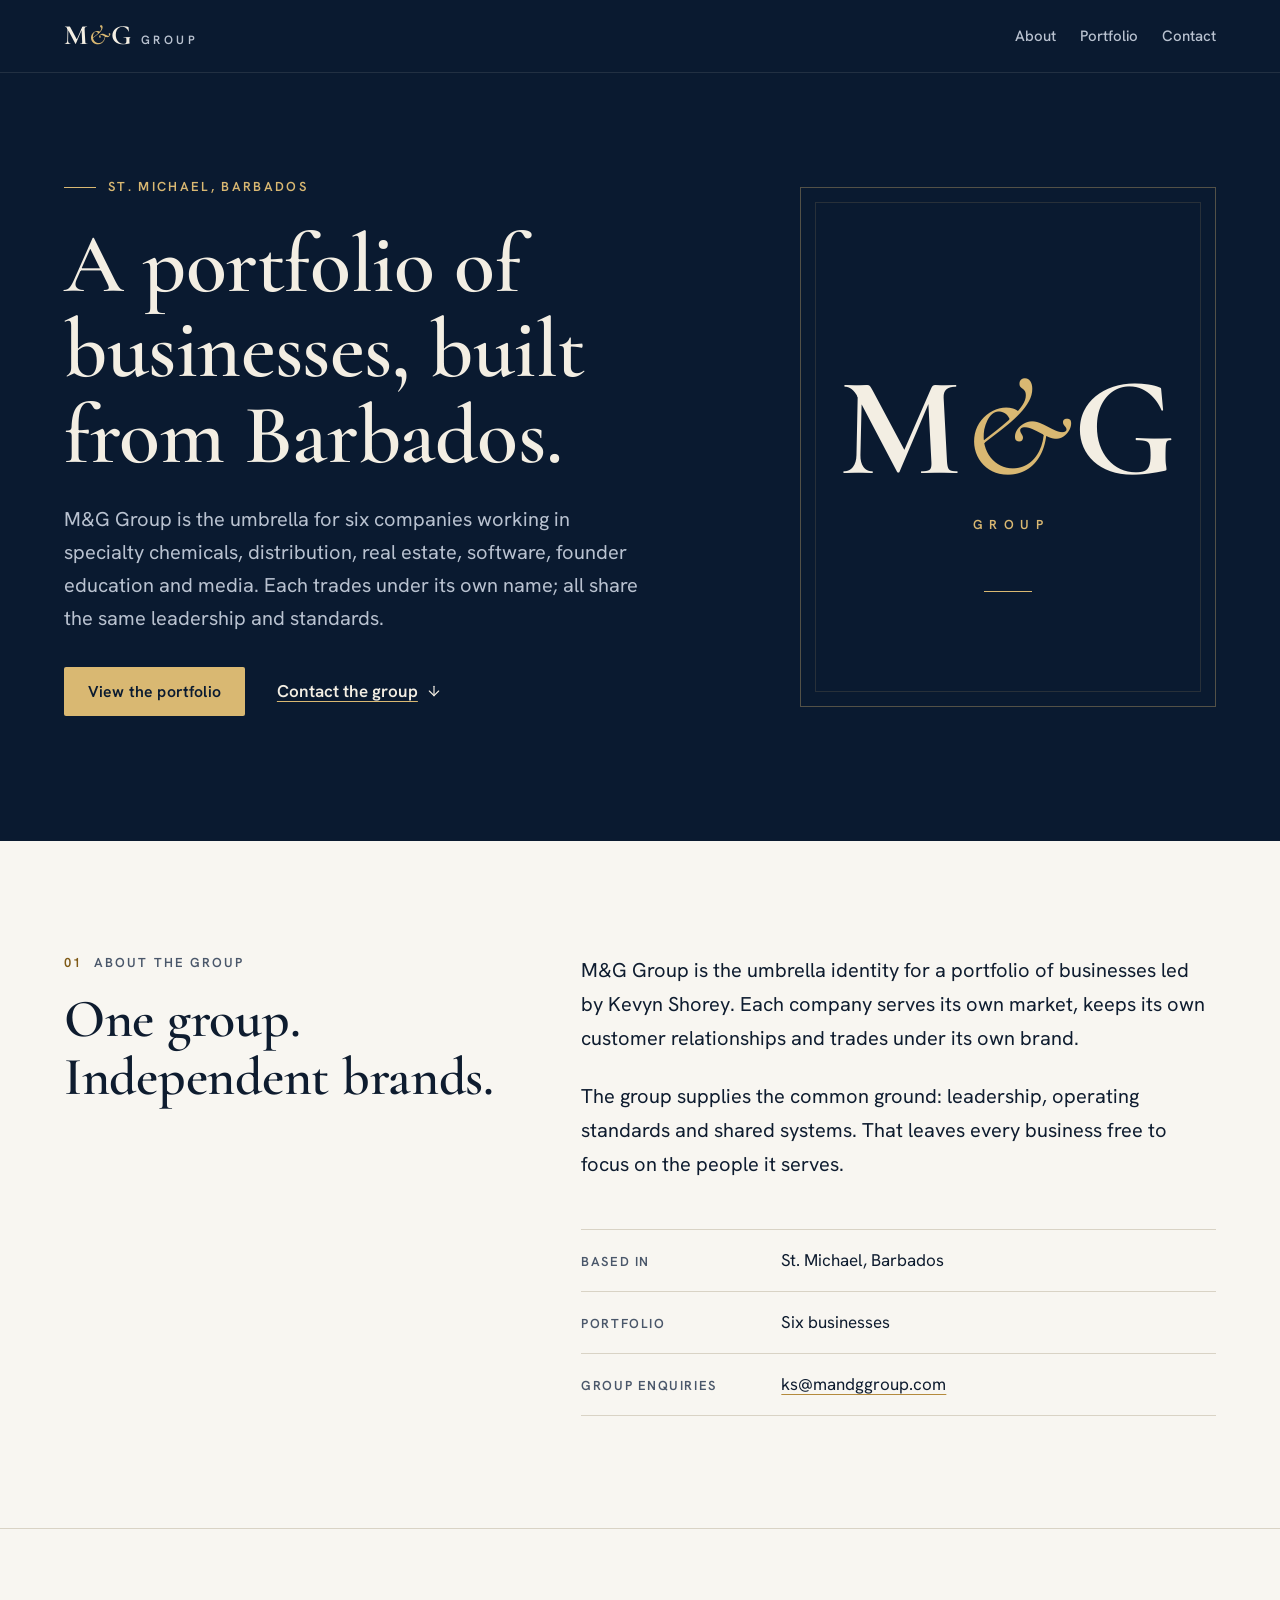
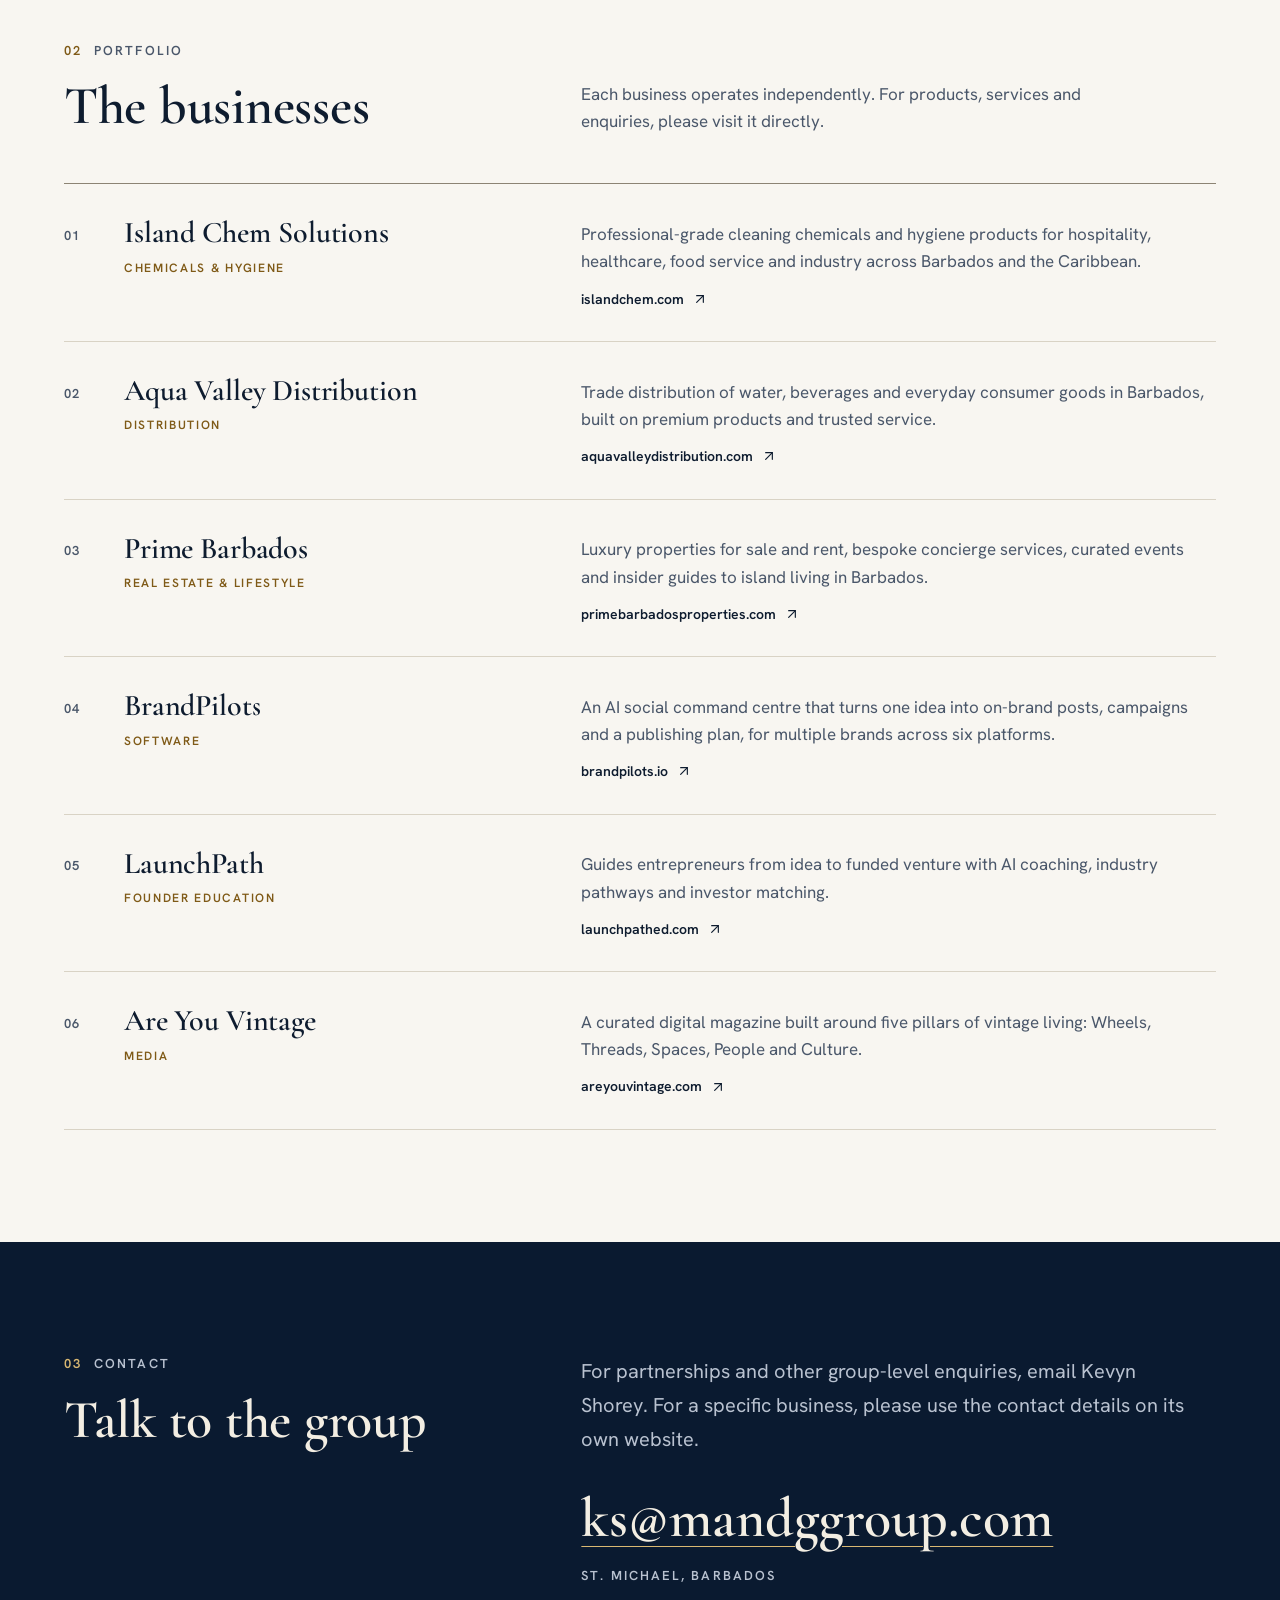
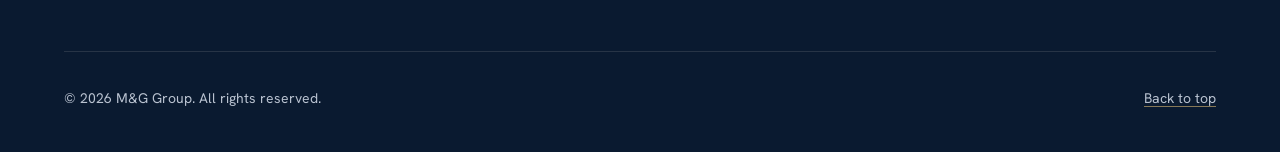
<file: index.html>
<!DOCTYPE html>
<html lang="en">
<head>
  <meta charset="utf-8">
  <meta name="viewport" content="width=device-width, initial-scale=1">
  <title>M&amp;G Group | A portfolio of businesses built from Barbados</title>
  <meta name="description" content="M&amp;G Group is the Barbados-based umbrella for six businesses in specialty chemicals, distribution, real estate, software, founder education and media.">
  <link rel="canonical" href="https://www.mandggroup.com/">
  <meta name="color-scheme" content="light">
  <meta name="theme-color" content="#0a1a30">

  <link rel="icon" href="favicon.ico" sizes="32x32">
  <link rel="icon" href="assets/img/favicon.svg" type="image/svg+xml">
  <link rel="apple-touch-icon" href="assets/img/apple-touch-icon.png">

  <link rel="preload" href="assets/fonts/cormorant-garamond-latin-var.woff2" as="font" type="font/woff2" crossorigin>
  <link rel="preload" href="assets/fonts/hanken-grotesk-latin-var.woff2" as="font" type="font/woff2" crossorigin>
  <link rel="stylesheet" href="assets/css/site.css">

  <meta property="og:type" content="website">
  <meta property="og:site_name" content="M&amp;G Group">
  <meta property="og:title" content="M&amp;G Group">
  <meta property="og:description" content="A portfolio of businesses built from Barbados.">
  <meta property="og:url" content="https://www.mandggroup.com/">
  <meta property="og:image" content="https://www.mandggroup.com/assets/img/og-image.png">
  <meta property="og:image:width" content="1200">
  <meta property="og:image:height" content="630">
  <meta property="og:image:alt" content="The M&amp;G Group monogram in cream and gold on navy.">
  <meta property="og:locale" content="en_GB">
  <meta name="twitter:card" content="summary_large_image">

  <script type="application/ld+json">
  {
    "@context": "https://schema.org",
    "@type": "Organization",
    "name": "M&G Group",
    "url": "https://www.mandggroup.com/",
    "logo": "https://www.mandggroup.com/assets/img/logo-512.png",
    "email": "ks@mandggroup.com",
    "address": {
      "@type": "PostalAddress",
      "addressLocality": "St. Michael",
      "addressCountry": "BB"
    }
  }
  </script>
</head>
<body>
  <a class="skip-link" href="#main">Skip to content</a>

  <header class="site-header on-dark" id="top">
    <div class="container header-inner">
      <a class="wordmark" href="#top">
        <span class="wordmark-mg">M<span class="amp">&amp;</span>G</span>
        <span class="wordmark-group">Group</span>
      </a>
      <nav aria-label="Primary">
        <ul class="nav-list">
          <li><a href="#about">About</a></li>
          <li><a href="#portfolio">Portfolio</a></li>
          <li><a href="#contact">Contact</a></li>
        </ul>
      </nav>
    </div>
  </header>

  <main id="main">
    <section class="hero on-dark" aria-labelledby="hero-title">
      <div class="container hero-grid">
        <div class="hero-copy">
          <p class="eyebrow">St. Michael, Barbados</p>
          <h1 id="hero-title">A portfolio of businesses, built from Barbados.</h1>
          <p class="lead">M&amp;G Group is the umbrella for six companies working in specialty chemicals, distribution, real estate, software, founder education and media. Each trades under its own name; all share the same leadership and standards.</p>
          <div class="hero-actions">
            <a class="button button-gold" href="#portfolio">View the portfolio</a>
            <a class="arrow-link" href="#contact">Contact the group
              <svg viewBox="0 0 24 24" fill="none" stroke="currentColor" stroke-width="1.75" stroke-linecap="round" stroke-linejoin="round" aria-hidden="true" focusable="false"><path d="M12 5v14"/><path d="m19 12-7 7-7-7"/></svg>
            </a>
          </div>
        </div>
        <div class="hero-mark" aria-hidden="true">
          <div class="mark-frame">
            <span class="mark-mg">M<span class="amp">&amp;</span>G</span>
            <span class="mark-caption">Group</span>
          </div>
        </div>
      </div>
    </section>

    <section class="section section-about" id="about" aria-labelledby="about-title">
      <div class="container split">
        <div class="section-head">
          <p class="section-label"><span class="section-num">01</span> About the group</p>
          <h2 id="about-title">One group. Independent brands.</h2>
        </div>
        <div class="prose">
          <p>M&amp;G Group is the umbrella identity for a portfolio of businesses led by Kevyn Shorey. Each company serves its own market, keeps its own customer relationships and trades under its own brand.</p>
          <p>The group supplies the common ground: leadership, operating standards and shared systems. That leaves every business free to focus on the people it serves.</p>
          <dl class="facts">
            <div>
              <dt>Based in</dt>
              <dd>St. Michael, Barbados</dd>
            </div>
            <div>
              <dt>Portfolio</dt>
              <dd>Six businesses</dd>
            </div>
            <div>
              <dt>Group enquiries</dt>
              <dd><a href="mailto:ks@mandggroup.com">ks@mandggroup.com</a></dd>
            </div>
          </dl>
        </div>
      </div>
    </section>

    <section class="section section-portfolio" id="portfolio" aria-labelledby="portfolio-title">
      <div class="container">
        <div class="section-head-wide">
          <p class="section-label"><span class="section-num">02</span> Portfolio</p>
          <h2 id="portfolio-title">The businesses</h2>
          <p class="section-intro">Each business operates independently. For products, services and enquiries, please visit it directly.</p>
        </div>

        <ol class="ledger">
          <li class="ledger-row">
            <div class="ledger-id">
              <span class="ledger-num" aria-hidden="true">01</span>
              <h3 class="ledger-name"><a href="https://www.islandchem.com/">Island Chem Solutions</a></h3>
              <p class="ledger-sector">Chemicals &amp; hygiene</p>
            </div>
            <div class="ledger-body">
              <p class="ledger-desc">Professional-grade cleaning chemicals and hygiene products for hospitality, healthcare, food service and industry across Barbados and the Caribbean.</p>
              <p class="ledger-visit">islandchem.com
                <svg viewBox="0 0 24 24" fill="none" stroke="currentColor" stroke-width="1.75" stroke-linecap="round" stroke-linejoin="round" aria-hidden="true" focusable="false"><path d="M7 7h10v10"/><path d="M7 17 17 7"/></svg>
              </p>
            </div>
          </li>
          <li class="ledger-row">
            <div class="ledger-id">
              <span class="ledger-num" aria-hidden="true">02</span>
              <h3 class="ledger-name"><a href="https://aquavalleydistribution.com/">Aqua Valley Distribution</a></h3>
              <p class="ledger-sector">Distribution</p>
            </div>
            <div class="ledger-body">
              <p class="ledger-desc">Trade distribution of water, beverages and everyday consumer goods in Barbados, built on premium products and trusted service.</p>
              <p class="ledger-visit">aquavalleydistribution.com
                <svg viewBox="0 0 24 24" fill="none" stroke="currentColor" stroke-width="1.75" stroke-linecap="round" stroke-linejoin="round" aria-hidden="true" focusable="false"><path d="M7 7h10v10"/><path d="M7 17 17 7"/></svg>
              </p>
            </div>
          </li>
          <li class="ledger-row">
            <div class="ledger-id">
              <span class="ledger-num" aria-hidden="true">03</span>
              <h3 class="ledger-name"><a href="https://www.primebarbadosproperties.com/">Prime Barbados</a></h3>
              <p class="ledger-sector">Real estate &amp; lifestyle</p>
            </div>
            <div class="ledger-body">
              <p class="ledger-desc">Luxury properties for sale and rent, bespoke concierge services, curated events and insider guides to island living in Barbados.</p>
              <p class="ledger-visit">primebarbadosproperties.com
                <svg viewBox="0 0 24 24" fill="none" stroke="currentColor" stroke-width="1.75" stroke-linecap="round" stroke-linejoin="round" aria-hidden="true" focusable="false"><path d="M7 7h10v10"/><path d="M7 17 17 7"/></svg>
              </p>
            </div>
          </li>
          <li class="ledger-row">
            <div class="ledger-id">
              <span class="ledger-num" aria-hidden="true">04</span>
              <h3 class="ledger-name"><a href="https://brandpilots.io/">BrandPilots</a></h3>
              <p class="ledger-sector">Software</p>
            </div>
            <div class="ledger-body">
              <p class="ledger-desc">An AI social command centre that turns one idea into on-brand posts, campaigns and a publishing plan, for multiple brands across six platforms.</p>
              <p class="ledger-visit">brandpilots.io
                <svg viewBox="0 0 24 24" fill="none" stroke="currentColor" stroke-width="1.75" stroke-linecap="round" stroke-linejoin="round" aria-hidden="true" focusable="false"><path d="M7 7h10v10"/><path d="M7 17 17 7"/></svg>
              </p>
            </div>
          </li>
          <li class="ledger-row">
            <div class="ledger-id">
              <span class="ledger-num" aria-hidden="true">05</span>
              <h3 class="ledger-name"><a href="https://www.launchpathed.com/">LaunchPath</a></h3>
              <p class="ledger-sector">Founder education</p>
            </div>
            <div class="ledger-body">
              <p class="ledger-desc">Guides entrepreneurs from idea to funded venture with AI coaching, industry pathways and investor matching.</p>
              <p class="ledger-visit">launchpathed.com
                <svg viewBox="0 0 24 24" fill="none" stroke="currentColor" stroke-width="1.75" stroke-linecap="round" stroke-linejoin="round" aria-hidden="true" focusable="false"><path d="M7 7h10v10"/><path d="M7 17 17 7"/></svg>
              </p>
            </div>
          </li>
          <li class="ledger-row">
            <div class="ledger-id">
              <span class="ledger-num" aria-hidden="true">06</span>
              <h3 class="ledger-name"><a href="https://www.areyouvintage.com/">Are You Vintage</a></h3>
              <p class="ledger-sector">Media</p>
            </div>
            <div class="ledger-body">
              <p class="ledger-desc">A curated digital magazine built around five pillars of vintage living: Wheels, Threads, Spaces, People and Culture.</p>
              <p class="ledger-visit">areyouvintage.com
                <svg viewBox="0 0 24 24" fill="none" stroke="currentColor" stroke-width="1.75" stroke-linecap="round" stroke-linejoin="round" aria-hidden="true" focusable="false"><path d="M7 7h10v10"/><path d="M7 17 17 7"/></svg>
              </p>
            </div>
          </li>
        </ol>
      </div>
    </section>

    <section class="section section-contact on-dark" id="contact" aria-labelledby="contact-title">
      <div class="container split">
        <div class="section-head">
          <p class="section-label"><span class="section-num">03</span> Contact</p>
          <h2 id="contact-title">Talk to the group</h2>
        </div>
        <div class="contact-body">
          <p>For partnerships and other group-level enquiries, email Kevyn Shorey. For a specific business, please use the contact details on its own website.</p>
          <p class="contact-email"><a href="mailto:ks@mandggroup.com">ks@mandggroup.com</a></p>
          <p class="contact-place">St. Michael, Barbados</p>
        </div>
      </div>
    </section>
  </main>

  <footer class="site-footer on-dark">
    <div class="container">
      <div class="footer-inner">
        <p>&copy; <span id="year">2026</span> M&amp;G Group. All rights reserved.</p>
        <a href="#top">Back to top</a>
      </div>
    </div>
  </footer>

  <script>document.getElementById("year").textContent = String(new Date().getFullYear());</script>
</body>
</html>
</file>
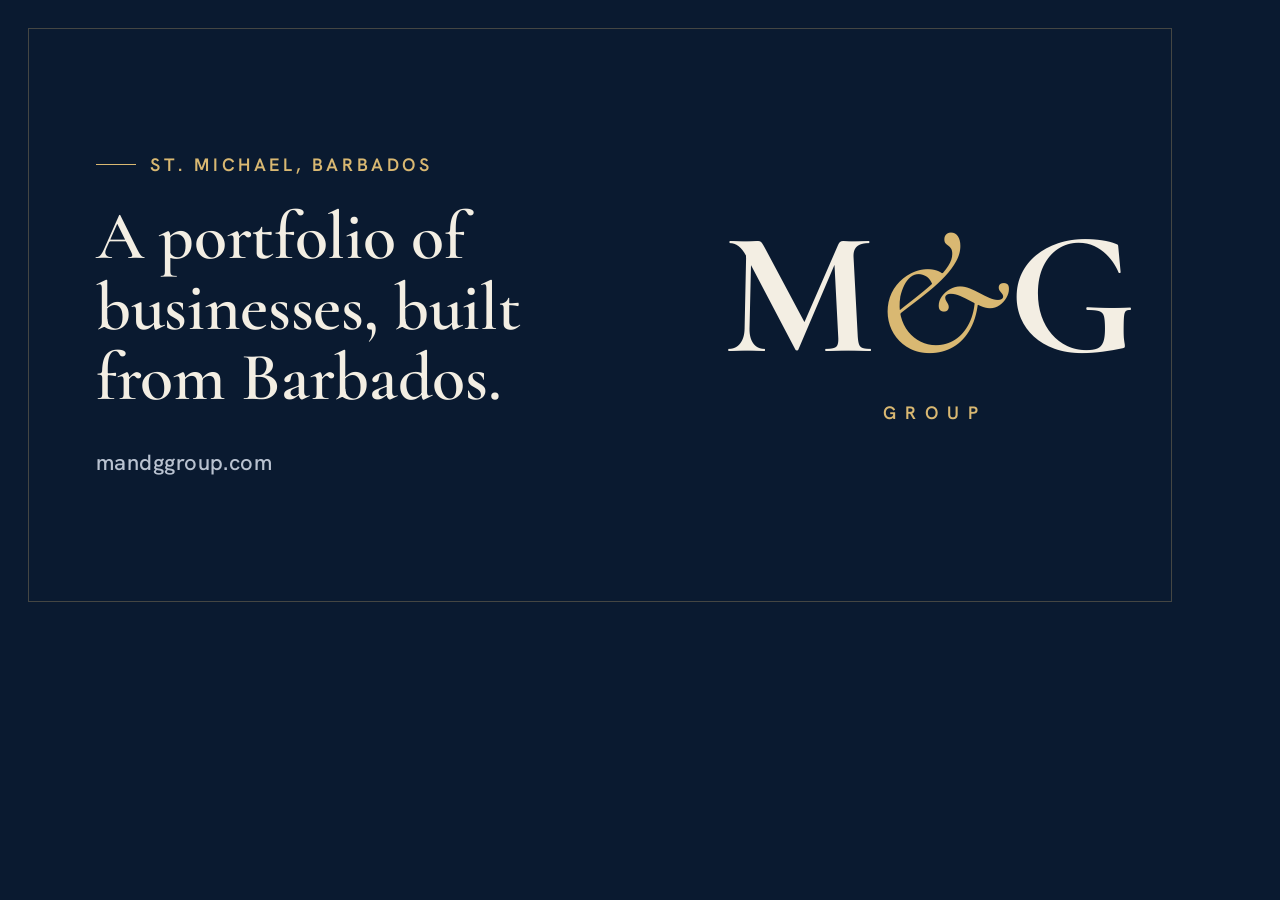
<file: tools/og.html>
<!DOCTYPE html>
<!-- Source for assets/img/og-image.png (1200x630). Render it at exactly 1200x630 from a local
     web server (fonts load over HTTP, not file://), e.g. `python3 -m http.server` in the repo root,
     then screenshot http://127.0.0.1:<port>/tools/og.html at a 1200x630 viewport. -->
<html lang="en">
<head>
  <meta charset="utf-8">
  <title>M&amp;G Group social image</title>
  <style>
    @font-face { font-family: "Cormorant Garamond"; src: url("../assets/fonts/cormorant-garamond-latin-var.woff2") format("woff2"); font-weight: 300 700; font-style: normal; }
    @font-face { font-family: "Cormorant Garamond"; src: url("../assets/fonts/cormorant-garamond-italic-latin.woff2") format("woff2"); font-weight: 500; font-style: italic; }
    @font-face { font-family: "Hanken Grotesk"; src: url("../assets/fonts/hanken-grotesk-latin-var.woff2") format("woff2"); font-weight: 100 900; font-style: normal; }
    html, body { margin: 0; width: 1200px; height: 630px; overflow: hidden; }
    body {
      position: relative;
      display: grid;
      grid-template-columns: 1fr 380px;
      align-items: center;
      gap: 56px;
      box-sizing: border-box;
      padding: 0 96px;
      background: #0a1a30;
      color: #f3eee3;
      font-family: "Hanken Grotesk", sans-serif;
      -webkit-font-smoothing: antialiased;
    }
    body::before {
      content: "";
      position: absolute;
      inset: 28px;
      border: 1px solid rgb(217 184 114 / 0.28);
    }
    .eyebrow { display: flex; align-items: center; gap: 14px; margin: 0 0 26px; font-size: 18px; font-weight: 600; letter-spacing: 0.2em; text-transform: uppercase; color: #d9b872; }
    .eyebrow::before { content: ""; width: 40px; height: 1px; background: currentColor; }
    h1 { margin: 0; font: 600 68px/1.04 "Cormorant Garamond", serif; letter-spacing: -0.005em; text-wrap: balance; }
    .url { margin: 34px 0 0; font-size: 22px; font-weight: 500; color: #b9c2d0; letter-spacing: 0.02em; }
    .mark { display: grid; justify-items: center; gap: 18px; }
    .mg { font: 700 176px/1 "Cormorant Garamond", serif; }
    .amp { font-style: italic; font-weight: 500; color: #d9b872; }
    .group { font-size: 18px; font-weight: 600; letter-spacing: 0.5em; margin-right: -0.5em; text-transform: uppercase; color: #d9b872; }
  </style>
</head>
<body>
  <div>
    <p class="eyebrow">St. Michael, Barbados</p>
    <h1>A portfolio of businesses, built from Barbados.</h1>
    <p class="url">mandggroup.com</p>
  </div>
  <div class="mark" aria-hidden="true">
    <span class="mg">M<span class="amp">&amp;</span>G</span>
    <span class="group">Group</span>
  </div>
</body>
</html>
</file>
<file: assets/css/site.css>
/* M&G Group — site styles
   Tokens first, then base, layout, components. Mobile-first; no framework. */

@font-face {
  font-family: "Cormorant Garamond";
  src: url("../fonts/cormorant-garamond-latin-var.woff2") format("woff2");
  font-weight: 300 700;
  font-style: normal;
  font-display: swap;
  unicode-range: U+0000-00FF, U+0131, U+0152-0153, U+02BB-02BC, U+02C6, U+02DA, U+02DC, U+0304, U+0308, U+0329, U+2000-206F, U+20AC, U+2122, U+2191, U+2193, U+2212, U+2215, U+FEFF, U+FFFD;
}

@font-face {
  font-family: "Cormorant Garamond";
  src: url("../fonts/cormorant-garamond-italic-latin.woff2") format("woff2");
  font-weight: 500;
  font-style: italic;
  font-display: swap;
  unicode-range: U+0000-00FF, U+0131, U+0152-0153, U+02BB-02BC, U+02C6, U+02DA, U+02DC, U+0304, U+0308, U+0329, U+2000-206F, U+20AC, U+2122, U+2191, U+2193, U+2212, U+2215, U+FEFF, U+FFFD;
}

@font-face {
  font-family: "Hanken Grotesk";
  src: url("../fonts/hanken-grotesk-latin-var.woff2") format("woff2");
  font-weight: 100 900;
  font-style: normal;
  font-display: swap;
  unicode-range: U+0000-00FF, U+0131, U+0152-0153, U+02BB-02BC, U+02C6, U+02DA, U+02DC, U+0304, U+0308, U+0329, U+2000-206F, U+20AC, U+2122, U+2191, U+2193, U+2212, U+2215, U+FEFF, U+FFFD;
}

:root {
  /* Palette */
  --navy-950: #0a1a30;
  --navy-900: #0f2442;
  --navy-800: #183258;
  --ink: #0e1c2f;
  --slate: #4a576a;
  --paper: #f8f6f1;
  --surface: #ffffff;
  --rule: #d9d3c5;
  --rule-strong: #8c8474;
  --gold-200: #e8d3a3;
  --gold-300: #d9b872;
  --gold-500: #b48a3c;
  --gold-700: #7f5a17;
  --cream: #f3eee3;
  --cream-muted: #b9c2d0;

  /* Semantic roles */
  --color-bg: var(--paper);
  --color-fg: var(--ink);
  --color-fg-muted: var(--slate);
  --color-accent-text: var(--gold-700);
  --color-hairline: var(--rule);
  --color-focus: var(--navy-900);
  --color-dark-bg: var(--navy-950);
  --color-dark-fg: var(--cream);
  --color-dark-fg-muted: var(--cream-muted);
  --color-dark-accent: var(--gold-300);

  /* Type */
  --font-display: "Cormorant Garamond", "Iowan Old Style", "Palatino Linotype", Palatino, Georgia, serif;
  --font-body: "Hanken Grotesk", "Segoe UI", Roboto, "Helvetica Neue", Arial, sans-serif;
  --text-sm: 0.875rem;
  --text-label: 0.8125rem;
  --text-base: 1.0625rem;
  --text-lg: clamp(1.0625rem, 1rem + 0.35vw, 1.25rem);
  --text-h3: clamp(1.5rem, 1.3rem + 0.8vw, 1.875rem);
  --text-h2: clamp(2.125rem, 1.6rem + 2.2vw, 3.375rem);
  --text-h1: clamp(2.75rem, 1.7rem + 4.6vw, 5.25rem);

  /* Space & layout */
  --space-2: 0.5rem;
  --space-3: 0.75rem;
  --space-4: 1rem;
  --space-5: 1.5rem;
  --space-6: 2rem;
  --space-7: 3rem;
  --space-8: 4rem;
  --section-pad: clamp(4rem, 3rem + 5vw, 7.5rem);
  --container: 72rem;
  --gutter: clamp(1.25rem, 0.8rem + 2.4vw, 2.5rem);
  --radius: 2px;

  /* Motion */
  --duration: 200ms;
  --ease-out: cubic-bezier(0.2, 0.7, 0.2, 1);
}

/* ---------- Base ---------- */

*,
*::before,
*::after {
  box-sizing: border-box;
}

html {
  -webkit-text-size-adjust: 100%;
  text-size-adjust: 100%;
}

@media (prefers-reduced-motion: no-preference) {
  html {
    scroll-behavior: smooth;
  }
}

body {
  margin: 0;
  background: var(--color-bg);
  color: var(--color-fg);
  font-family: var(--font-body);
  font-size: var(--text-base);
  line-height: 1.6;
  font-kerning: normal;
  -webkit-font-smoothing: antialiased;
  -moz-osx-font-smoothing: grayscale;
}

h1,
h2,
h3,
p,
ol,
ul,
dl,
dd {
  margin: 0;
}

h1,
h2,
h3 {
  font-family: var(--font-display);
  font-weight: 600;
  line-height: 1.08;
  letter-spacing: -0.005em;
  text-wrap: balance;
}

p {
  text-wrap: pretty;
}

a {
  color: inherit;
  text-decoration-thickness: 1px;
  text-underline-offset: 0.22em;
}

:focus-visible {
  outline: 2px solid var(--color-focus);
  outline-offset: 3px;
  border-radius: var(--radius);
}

::selection {
  background: var(--gold-300);
  color: var(--navy-950);
}

svg {
  display: block;
  flex: none;
}

.container {
  width: 100%;
  max-width: calc(var(--container) + 2 * var(--gutter));
  margin-inline: auto;
  padding-inline: var(--gutter);
}

.visually-hidden {
  position: absolute !important;
  width: 1px;
  height: 1px;
  margin: -1px;
  padding: 0;
  overflow: hidden;
  clip: rect(0 0 0 0);
  white-space: nowrap;
  border: 0;
}

/* Dark bands share one set of overrides */
.on-dark {
  background: var(--color-dark-bg);
  color: var(--color-dark-fg);
  --color-focus: var(--color-dark-accent);
}

/* ---------- Skip link ---------- */

.skip-link {
  position: absolute;
  top: var(--space-3);
  left: var(--space-3);
  z-index: 100;
  padding: var(--space-3) var(--space-4);
  background: var(--gold-300);
  color: var(--navy-950);
  font-weight: 600;
  text-decoration: none;
  border-radius: var(--radius);
  transform: translateY(-200%);
}

.skip-link:focus-visible {
  transform: none;
  outline-color: var(--cream);
}

/* ---------- Header ---------- */

.site-header {
  border-bottom: 1px solid rgb(243 238 227 / 0.1);
}

.header-inner {
  display: flex;
  flex-wrap: wrap;
  align-items: center;
  justify-content: space-between;
  gap: var(--space-2) var(--space-5);
  min-height: 4.5rem;
  padding-block: var(--space-3);
}

.wordmark {
  display: inline-flex;
  align-items: baseline;
  gap: 0.6em;
  min-height: 44px;
  align-content: center;
  padding-block: var(--space-2);
  color: var(--color-dark-fg);
  text-decoration: none;
  white-space: nowrap;
}

.wordmark-mg {
  font-family: var(--font-display);
  font-size: 1.75rem;
  font-weight: 700;
  line-height: 1;
  letter-spacing: 0.01em;
}

.amp {
  font-family: var(--font-display);
  font-style: italic;
  font-weight: 500;
  color: var(--color-dark-accent);
  padding-inline: 0.02em;
}

.wordmark-group {
  font-size: 0.75rem;
  font-weight: 600;
  letter-spacing: 0.28em;
  text-transform: uppercase;
  color: var(--color-dark-fg-muted);
}

.nav-list {
  display: flex;
  flex-wrap: wrap;
  gap: 0 var(--space-5);
  padding: 0;
  list-style: none;
}

.nav-list a {
  display: inline-flex;
  align-items: center;
  min-height: 44px;
  font-size: 0.9375rem;
  font-weight: 500;
  color: var(--color-dark-fg-muted);
  text-decoration: none;
  transition: color var(--duration) var(--ease-out);
}

.nav-list a:hover {
  color: var(--color-dark-fg);
  text-decoration: underline;
  text-decoration-color: var(--color-dark-accent);
}

/* ---------- Hero ---------- */

.hero {
  padding-block: clamp(3.5rem, 2.5rem + 5vw, 7rem) clamp(4rem, 3rem + 6vw, 8.5rem);
}

.hero-grid {
  display: grid;
  gap: var(--space-8);
  align-items: center;
}

.eyebrow {
  display: flex;
  align-items: center;
  gap: var(--space-3);
  margin-bottom: var(--space-5);
  font-size: var(--text-label);
  font-weight: 600;
  letter-spacing: 0.18em;
  text-transform: uppercase;
  color: var(--color-dark-accent);
}

.eyebrow::before {
  content: "";
  width: 2rem;
  height: 1px;
  background: currentColor;
}

.hero h1 {
  max-width: 15ch;
  font-size: var(--text-h1);
  line-height: 1.02;
}

.lead {
  max-width: 36rem;
  margin-top: var(--space-5);
  font-size: var(--text-lg);
  line-height: 1.65;
  color: var(--color-dark-fg-muted);
}

.hero-actions {
  display: flex;
  flex-wrap: wrap;
  align-items: center;
  gap: var(--space-4) var(--space-6);
  margin-top: var(--space-6);
}

.button {
  display: inline-flex;
  align-items: center;
  justify-content: center;
  min-height: 48px;
  padding: var(--space-3) var(--space-5);
  border-radius: var(--radius);
  font-weight: 600;
  font-size: 0.9875rem;
  letter-spacing: 0.01em;
  text-decoration: none;
  cursor: pointer;
  transition: background-color var(--duration) var(--ease-out);
}

.button-gold {
  background: var(--gold-300);
  color: var(--navy-950);
}

.button-gold:hover {
  background: var(--gold-200);
}

.arrow-link {
  display: inline-flex;
  align-items: center;
  gap: var(--space-2);
  min-height: 44px;
  font-weight: 600;
  text-decoration: underline;
  text-decoration-color: var(--color-dark-accent);
}

.arrow-link svg,
.ledger-visit svg {
  width: 1rem;
  height: 1rem;
  transition: transform var(--duration) var(--ease-out);
}

.arrow-link:hover svg {
  transform: translateY(2px);
}

.hero-mark {
  display: none;
}

@media (min-width: 60rem) {
  .hero-grid {
    grid-template-columns: minmax(0, 7fr) minmax(0, 5fr);
  }

  .hero-mark {
    display: block;
  }
}

.mark-frame {
  position: relative;
  display: grid;
  place-items: center;
  align-content: center;
  gap: var(--space-4);
  aspect-ratio: 4 / 5;
  max-width: 26rem;
  margin-left: auto;
  border: 1px solid rgb(217 184 114 / 0.35);
}

.mark-frame::before,
.mark-frame::after {
  content: "";
  position: absolute;
  inset: 0.875rem;
  border: 1px solid rgb(217 184 114 / 0.14);
  pointer-events: none;
}

.mark-frame::after {
  inset: auto;
  left: 50%;
  bottom: 22%;
  width: 3rem;
  height: 1px;
  border: 0;
  background: var(--color-dark-accent);
  transform: translateX(-50%);
}

.mark-mg {
  font-family: var(--font-display);
  font-size: clamp(6.5rem, 4rem + 6vw, 10.5rem);
  font-weight: 700;
  line-height: 1;
  color: var(--color-dark-fg);
}

.mark-caption {
  font-size: 0.8125rem;
  font-weight: 600;
  letter-spacing: 0.5em;
  margin-right: -0.5em;
  text-transform: uppercase;
  color: var(--color-dark-accent);
}

/* ---------- Sections ---------- */

.section {
  padding-block: var(--section-pad);
}

.section-label {
  display: flex;
  align-items: baseline;
  gap: var(--space-3);
  margin-bottom: var(--space-4);
  font-size: var(--text-label);
  font-weight: 600;
  letter-spacing: 0.16em;
  text-transform: uppercase;
  color: var(--color-fg-muted);
}

.section-num {
  font-variant-numeric: tabular-nums;
  color: var(--color-accent-text);
}

.on-dark .section-label {
  color: var(--color-dark-fg-muted);
}

.on-dark .section-num {
  color: var(--color-dark-accent);
}

.section h2 {
  font-size: var(--text-h2);
}

.split {
  display: grid;
  gap: var(--space-6) var(--space-8);
}

@media (min-width: 56rem) {
  .split {
    grid-template-columns: minmax(0, 5fr) minmax(0, 7fr);
  }
}

.section-head-wide {
  display: grid;
  gap: var(--space-4) var(--space-8);
  margin-bottom: var(--space-7);
}

.section-head-wide .section-label,
.section-head-wide h2 {
  margin-bottom: 0;
}

@media (min-width: 56rem) {
  .section-head-wide {
    grid-template-columns: minmax(0, 5fr) minmax(0, 7fr);
    align-items: end;
  }

  .section-head-wide .section-label {
    grid-column: 1 / -1;
  }
}

.section-intro {
  max-width: 34rem;
  color: var(--color-fg-muted);
}

/* About */

.section-about {
  border-bottom: 1px solid var(--color-hairline);
}

.prose {
  max-width: 40rem;
  font-size: var(--text-lg);
  line-height: 1.7;
}

.prose p + p {
  margin-top: var(--space-5);
}

.facts {
  margin-top: var(--space-7);
  border-bottom: 1px solid var(--color-hairline);
  font-size: var(--text-base);
}

.facts > div {
  display: grid;
  gap: var(--space-2) var(--space-5);
  padding-block: var(--space-4);
  border-top: 1px solid var(--color-hairline);
}

@media (min-width: 37.5rem) {
  .facts > div {
    grid-template-columns: 11rem minmax(0, 1fr);
    align-items: baseline;
  }
}

.facts dt {
  font-size: var(--text-label);
  font-weight: 600;
  letter-spacing: 0.12em;
  text-transform: uppercase;
  color: var(--color-fg-muted);
}

.facts a {
  color: var(--color-fg);
  text-decoration-color: var(--gold-500);
}

.facts a:hover {
  color: var(--color-accent-text);
}

/* Portfolio ledger */

.ledger {
  padding: 0;
  list-style: none;
  border-top: 1px solid var(--rule-strong);
}

.ledger-row {
  position: relative;
  display: grid;
  gap: var(--space-4);
  margin-inline: calc(-1 * var(--space-4));
  padding: var(--space-6) var(--space-4);
  transition: background-color var(--duration) var(--ease-out);
}

/* Row rule sits inside the content edges so it lines up with the ledger's top rule */
.ledger-row::before {
  content: "";
  position: absolute;
  left: var(--space-4);
  right: var(--space-4);
  bottom: 0;
  height: 1px;
  background: var(--color-hairline);
}

.ledger-row:hover {
  background: var(--surface);
}

.ledger-id {
  display: grid;
  grid-template-columns: 2.25rem minmax(0, 1fr);
  grid-template-areas:
    "num name"
    "num sector";
  align-content: start;
  column-gap: var(--space-3);
}

.ledger-num {
  grid-area: num;
  padding-top: 0.6rem;
  font-size: var(--text-label);
  font-weight: 600;
  font-variant-numeric: tabular-nums;
  letter-spacing: 0.08em;
  color: var(--color-fg-muted);
}

.ledger-name {
  grid-area: name;
  font-size: var(--text-h3);
  line-height: 1.15;
}

.ledger-sector {
  grid-area: sector;
  margin-top: var(--space-2);
  font-size: 0.75rem;
  font-weight: 600;
  letter-spacing: 0.14em;
  text-transform: uppercase;
  color: var(--color-accent-text);
}

.ledger-name a {
  text-decoration: none;
}

.ledger-name a::after {
  content: "";
  position: absolute;
  inset: 0;
  border-radius: var(--radius);
}

.ledger-name a:focus-visible {
  outline: none;
}

.ledger-name a:focus-visible::after {
  outline: 2px solid var(--color-focus);
  outline-offset: -2px;
}

.ledger-row:hover .ledger-name a {
  text-decoration: underline;
  text-decoration-color: var(--gold-500);
}

.ledger-desc {
  max-width: 40rem;
  color: var(--color-fg-muted);
}

.ledger-visit {
  display: flex;
  align-items: center;
  gap: var(--space-2);
  margin-top: var(--space-3);
  font-size: var(--text-sm);
  font-weight: 600;
  color: var(--color-fg);
}

.ledger-row:hover .ledger-visit svg {
  transform: translate(2px, -2px);
}

/* Same 5/7 split and 4rem gutter as .split, so descriptions align with the section copy above */
@media (min-width: 56rem) {
  .ledger-row {
    grid-template-columns: minmax(0, 5fr) minmax(0, 7fr);
    column-gap: var(--space-8);
  }

  .ledger-id {
    grid-template-columns: 3rem minmax(0, 1fr);
  }

  .ledger-body {
    padding-top: 0.3rem;
  }
}

/* Contact */

.section-contact {
  padding-bottom: var(--space-8);
}

.section-contact h2 {
  color: var(--color-dark-fg);
}

.contact-body {
  max-width: 40rem;
  font-size: var(--text-lg);
  line-height: 1.7;
  color: var(--color-dark-fg-muted);
}

.contact-email {
  margin-top: var(--space-6);
  font-family: var(--font-display);
  font-size: clamp(2rem, 1.4rem + 2.8vw, 3.5rem);
  font-weight: 600;
  line-height: 1.1;
  overflow-wrap: anywhere;
}

.contact-email a {
  color: var(--color-dark-fg);
  text-decoration-color: var(--color-dark-accent);
  text-decoration-thickness: 1px;
  text-underline-offset: 0.18em;
  transition: color var(--duration) var(--ease-out);
}

.contact-email a:hover {
  color: var(--color-dark-accent);
}

.contact-place {
  margin-top: var(--space-4);
  font-size: var(--text-label);
  font-weight: 600;
  letter-spacing: 0.16em;
  text-transform: uppercase;
  color: var(--color-dark-fg-muted);
}

/* ---------- Footer ---------- */

.site-footer {
  font-size: var(--text-sm);
  color: var(--color-dark-fg-muted);
}

.footer-inner {
  display: flex;
  flex-wrap: wrap;
  align-items: center;
  justify-content: space-between;
  gap: var(--space-2) var(--space-5);
  padding-block: var(--space-5) var(--space-6);
  border-top: 1px solid rgb(243 238 227 / 0.12);
}

.site-footer a {
  display: inline-flex;
  align-items: center;
  min-height: 44px;
  color: var(--color-dark-fg-muted);
  text-decoration-color: rgb(217 184 114 / 0.6);
}

.site-footer a:hover {
  color: var(--color-dark-fg);
}

/* ---------- Preferences ---------- */

@media (prefers-reduced-motion: reduce) {
  *,
  *::before,
  *::after {
    transition-duration: 0.01ms !important;
    animation-duration: 0.01ms !important;
    animation-iteration-count: 1 !important;
  }

  .arrow-link:hover svg,
  .ledger-row:hover .ledger-visit svg {
    transform: none;
  }
}

@media (forced-colors: active) {
  .ledger-name a:focus-visible::after {
    outline-color: Highlight;
  }

  .button {
    border: 1px solid ButtonText;
  }
}

@media print {
  .skip-link,
  .site-header nav,
  .hero-mark,
  .hero-actions {
    display: none;
  }

  body,
  .on-dark {
    background: #fff;
    color: #000;
  }

  .lead,
  .contact-body,
  .contact-place,
  .site-footer,
  .contact-email a {
    color: #000;
  }

  .section {
    padding-block: 1.5rem;
  }
}
</file>
